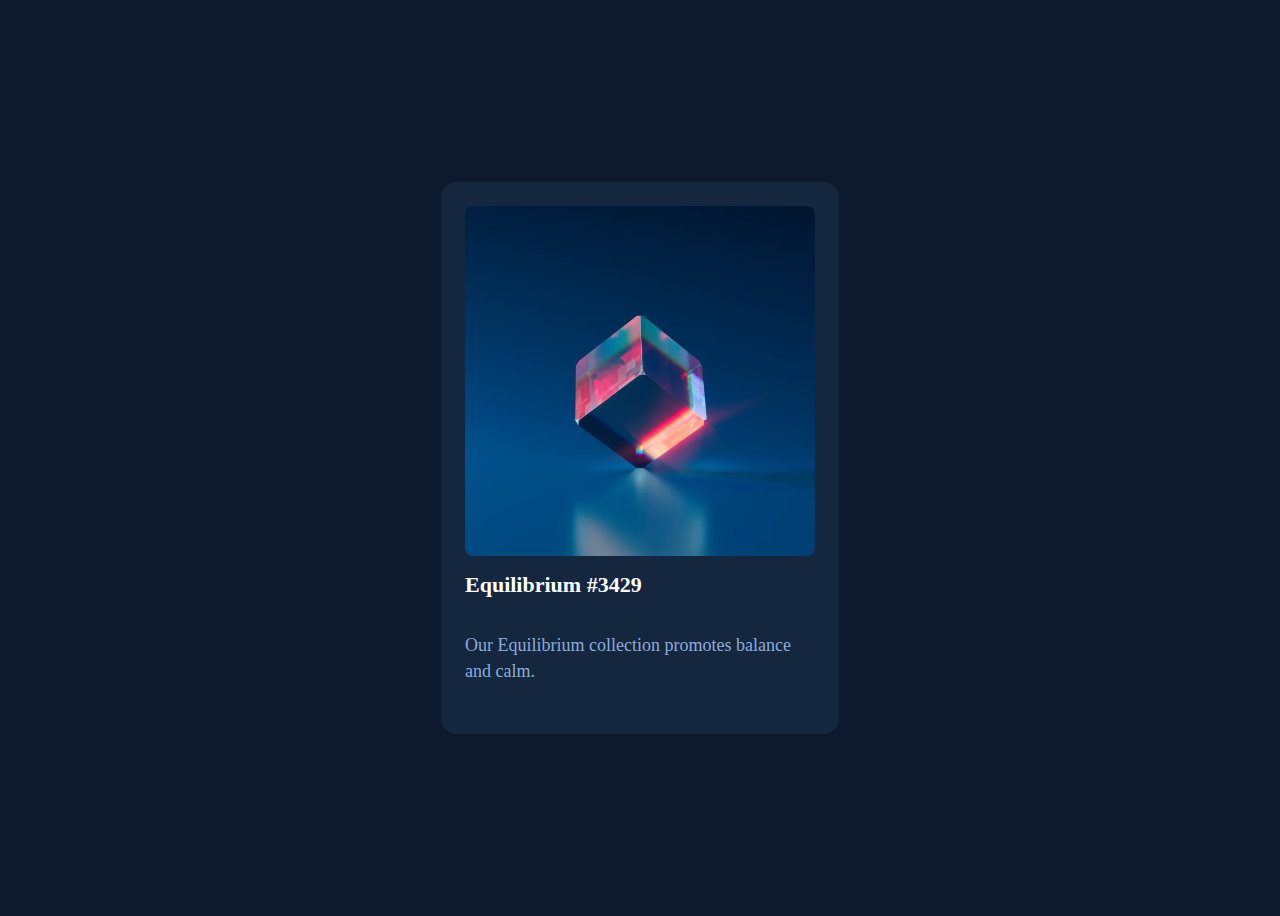
<file: index.html>
<html>
  <head>
    <title> 111 </title>
    
    <link rel="stylesheet" href="/index2.css" />
    <! css-თან ბმა>
  </head>
  <body>
    <div class="charcho">
      <img class="sur1" src="/image/1.jpg" />
      <h1>Equilibrium #3429</h1>
      <p>Our Equilibrium collection promotes balance and calm.</p>
    </div>
  </body>
</html>
</file>
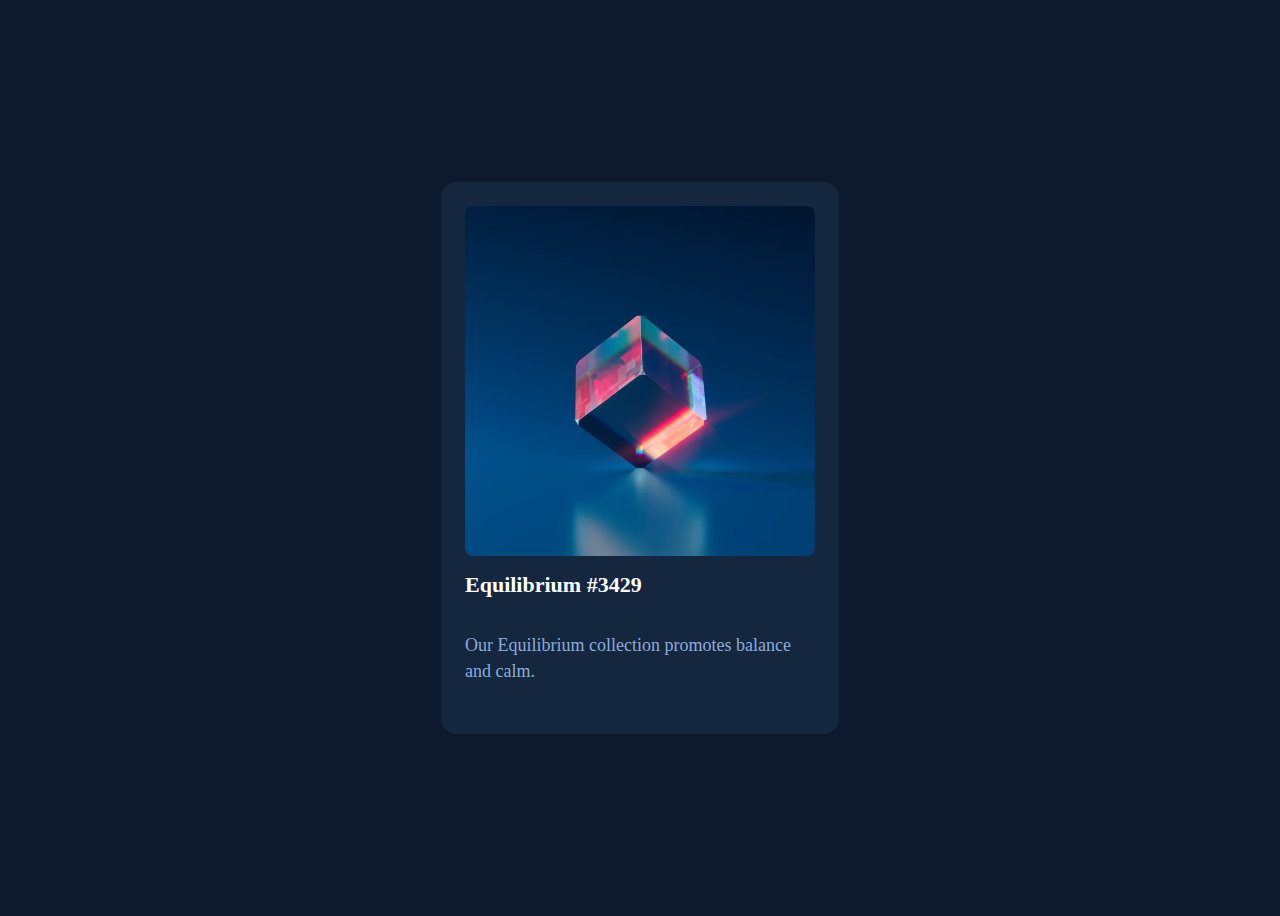
<file: index2.html>
<html>
  <head>
    <title> 111 </title>
    
    <link rel="stylesheet" href="/index2.css" />
    <! css-თან ბმა>
  </head>
  <body>
    <div class="charcho">
      <img class="sur1" src="/image/1.jpg" />
      <h1>Equilibrium #3429</h1>
      <p>Our Equilibrium collection promotes balance and calm.</p>
    </div>
  </body>
</html>
</file>
<file: index2.css>
body {
    display: flex;
    align-items: center;
    justify-content: center; 
    min-height: 100vh;
    background-color: #0D192C;
  }
  
  .charcho {
    background-color: #15263f;
    width: 350px;
    /* height: 596px;  */
    border-radius: 15px;
  
    padding-left: 24px;
    padding-right: 24px;
    padding-top: 24px;
    padding-bottom: 32px;
    display: flex;
    flex-direction: column;
  }
  
  .sur1 {
    border-radius: 8px;
    width: 100%;
  }
  
  h1 {
    color: white;
    font-family: "Outfit";
    font-style: normal;
    font-weight: 600;
    font-size: 22px;
    line-height: 28px;
  }
  
  p {
    color: #8bacd9;
    font-family: "Outfit";
    font-style: normal;
    font-weight: 300;
    font-size: 18px;
    line-height: 26px;
  }
</file>
